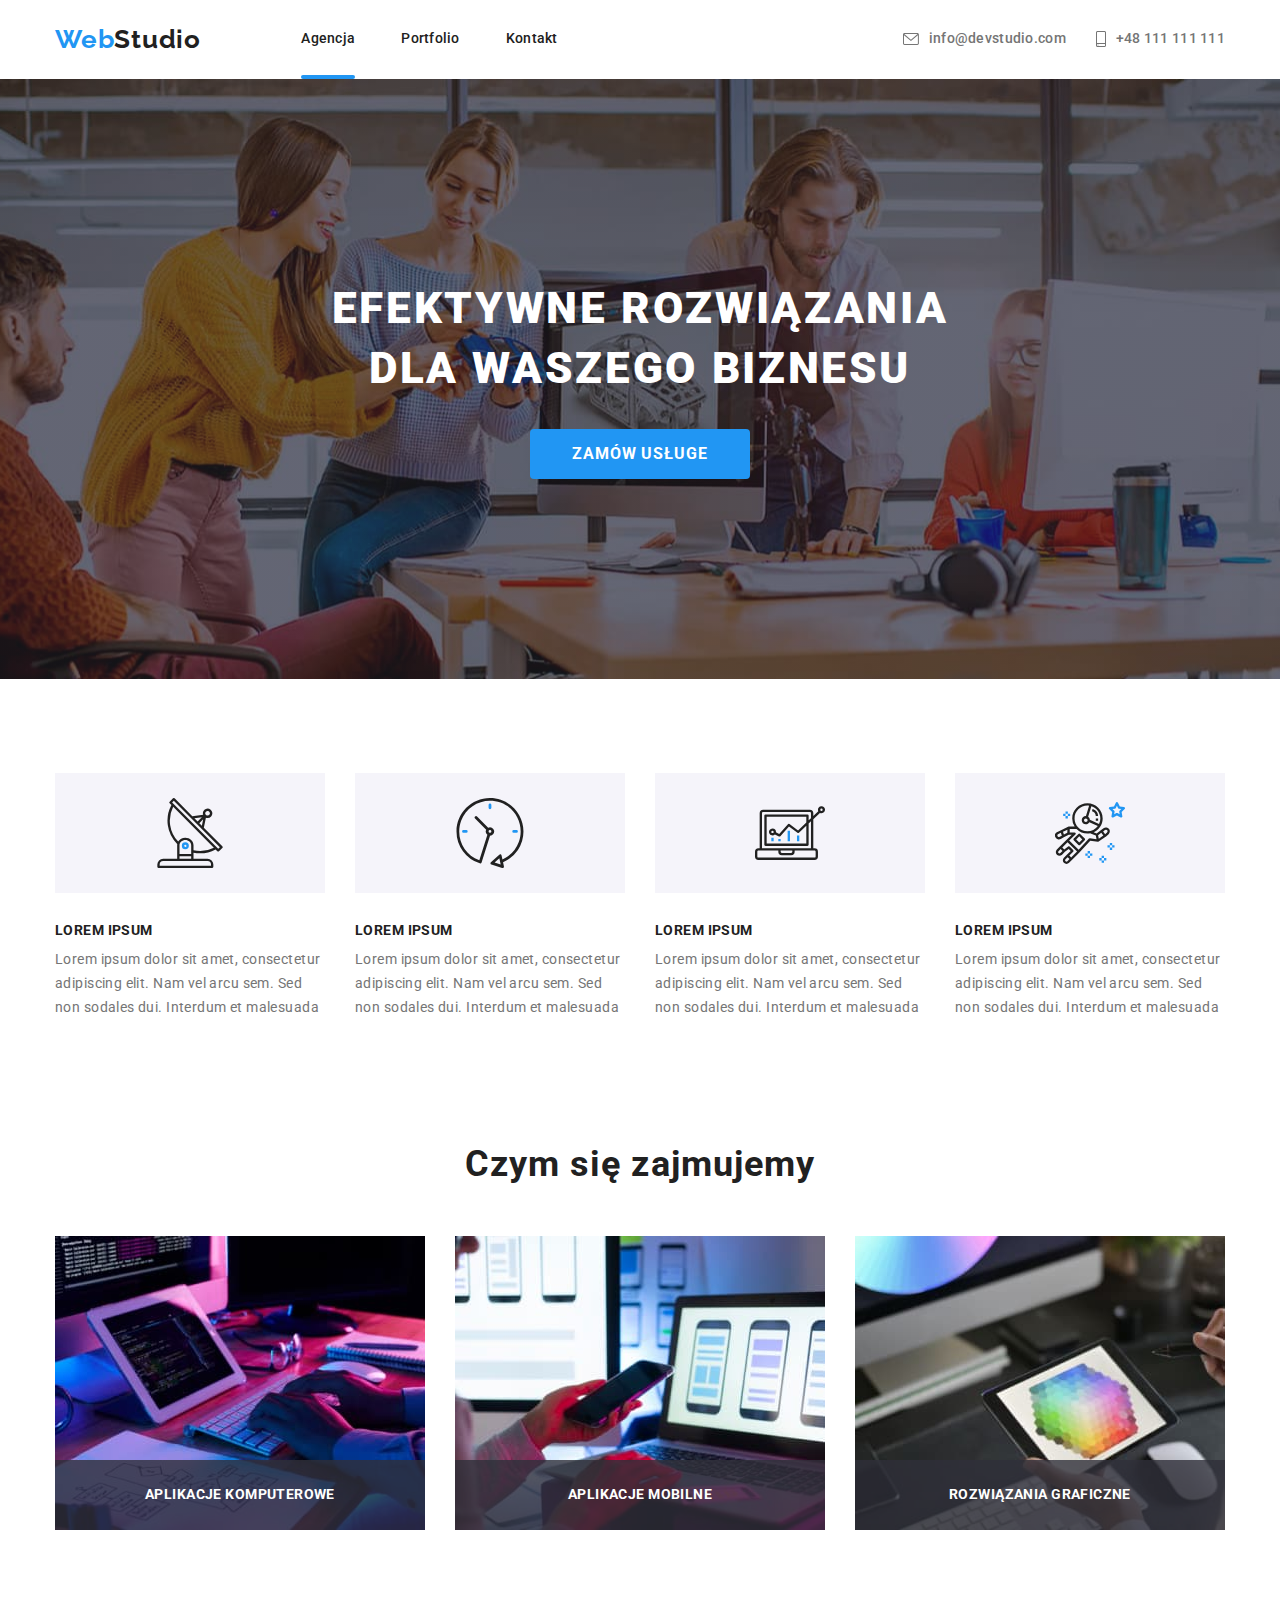
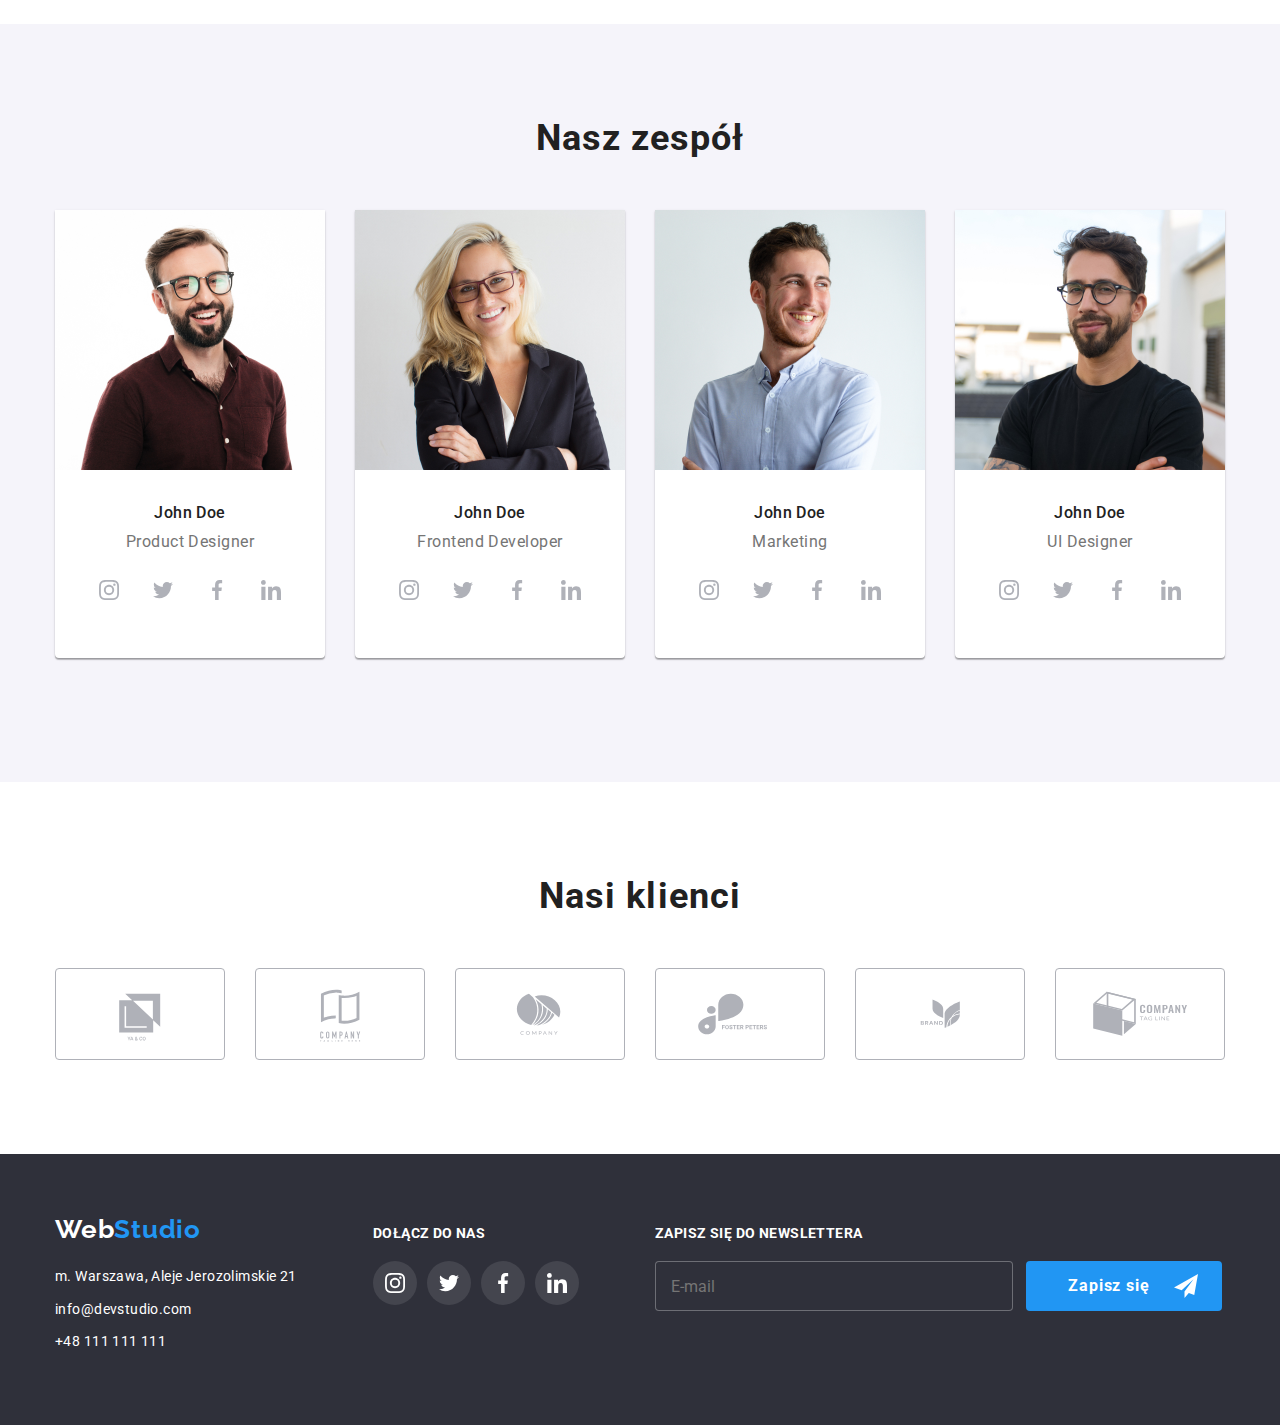
<file: index.html>
<!DOCTYPE html>
<html lang="pl">
  <head>
    <meta charset="UTF-8" />
    <meta http-equiv="X-UA-Compatible" content="IE=edge" />
    <meta name="viewport" content="width=device-width, initial-scale=1.0" />
    <link
      rel="stylesheet"
      href="https://cdnjs.cloudflare.com/ajax/libs/modern-normalize/1.0.0/modern-normalize.min.css"
    />

    <link rel="preconnect" href="https://fonts.googleapis.com" />
    <link rel="preconnect" href="https://fonts.gstatic.com" crossorigin />
    <link
      href="https://fonts.googleapis.com/css2?family=Raleway:wght@700&family=Roboto:wght@400;500;700;900&display=swap"
      rel="stylesheet"
    />
    <title>WebStudio</title>
    <link href="./css/main.min.css" rel="stylesheet" />
  </head>
  <body>
    <header class="top-bar top-bar--border-none">
      <div class="wrapper">
        <!-- <div class="top-bar__navigation-logo"> -->
        <a href="index.html" class="logo hover-link"
          ><span class="logo--blue">Web</span>Studio</a
        >
        <div class="top-bar__navigation-wrapper">
          <div class="top-bar__navigation">
            <nav class="navigation">
              <a
                class="navigation__link navigation__link--active hover-link"
                href="Agencja"
                >Agencja</a
              >
              <a class="navigation__link hover-link" href="portfolio.html"
                >Portfolio</a
              >
              <a class="navigation__link hover-link" href="Kontakt">Kontakt</a>
            </nav>
          </div>

          <div class="top-bar__contact">
            <a
              class="top-bar__contact-link hover-link"
              href="mailto:info@devstudio.com"
            >
              <svg
                class="top-bar__contact-icon"
                width="16"
                height="12"
                style="outline: 1px"
              >
                <use href="./images/icons.svg#icon-envelope" />
              </svg>

              info@devstudio.com
            </a>

            <a class="top-bar__contact-link hover-link" href="tel:+48111111111">
              <svg
                class="top-bar__contact-icon"
                width="10"
                height="16"
                style="outline: 1px"
              >
                <use href="./images/icons.svg#icon-smartphone"></use>
              </svg>
              +48 111 111 111</a
            >
          </div>

          <div class="top-bar__social-media"></div>
        </div>
        <button class="top-bar__hamburger">
          <svg width="40" height="40">
            <use href="./images/icons.svg#icon-menu_hamburger"></use>
          </svg>
        </button>
        <div class="mobile-menu display-none">
          <button type="button" class="mobile-menu__close-button">
            <svg width="40" height="40">
              <use href="./images/icons.svg#icon-close_x"></use>
            </svg>
          </button>
          <div class="mobile-menu__wrapper">
            <ul class="mobile-menu__navigation-list">
              <li class="mobile-menu__navigation-links">Agencja</li>
              <li class="mobile-menu__navigation-links">Portfolio</li>
              <li class="mobile-menu__navigation-links">Kontakt</li>
            </ul>
            <div>
              <ul class="mobile-menu__contact-links">
                <li>
                  <a class="mobile-menu__phone" href="tel:+48111111111"
                    >+48 111 111 111</a
                  >
                </li>
                <li>
                  <a class="mobile-menu__email" href="mailto:info@devstudio.com"
                    >info@devstudio.com</a
                  >
                </li>
              </ul>
              <ul class="social-media-block">
                <li class="social-media-block__social-links">Instagram</li>
                <div class="vl"></div>
                <li class="social-media-block__social-links">Twitter</li>
                <div class="vl"></div>
                <li class="social-media-block__social-links">Facebook</li>
                <div class="vl"></div>
                <li class="social-media-block__social-links">LinkedIn</li>
              </ul>
            </div>
          </div>
        </div>
      </div>
    </header>
    <main>
      <section>
        <div class="hero">
          <h1 class="hero__title">EFEKTYWNE ROZWIĄZANIA DLA WASZEGO BIZNESU</h1>
          <button class="button" type="button" data-modal-open>
            ZAMÓW USŁUGE
          </button>
        </div>
      </section>

      <section class="section">
        <ul class="list-style-none wrapper-features">
          <li>
            <div class="features">
              <svg width="70" height="70">
                <use href="./images/icons.svg#icon-antenna-1"></use>
              </svg>
            </div>
            <h3 class="features__title">LOREM IPSUM</h3>
            <p class="features__text">
              Lorem ipsum dolor sit amet, consectetur adipiscing elit. Nam vel
              arcu sem. Sed non sodales dui. Interdum et malesuada
            </p>
          </li>

          <li>
            <div class="features">
              <svg width="70" height="70">
                <use href="./images/icons.svg#icon-clock-1"></use>
              </svg>
            </div>
            <h3 class="features__title">LOREM IPSUM</h3>
            <p class="features__text">
              Lorem ipsum dolor sit amet, consectetur adipiscing elit. Nam vel
              arcu sem. Sed non sodales dui. Interdum et malesuada
            </p>
          </li>
          <li>
            <div class="features">
              <svg width="70" height="70">
                <use href="./images/icons.svg#icon-diagram-1"></use>
              </svg>
            </div>
            <h3 class="features__title">LOREM IPSUM</h3>
            <p class="features__text">
              Lorem ipsum dolor sit amet, consectetur adipiscing elit. Nam vel
              arcu sem. Sed non sodales dui. Interdum et malesuada
            </p>
          </li>
          <li>
            <div class="features">
              <svg width="70" height="70">
                <use href="./images/icons.svg#icon-astronaut-1"></use>
              </svg>
            </div>
            <h3 class="features__title">LOREM IPSUM</h3>
            <p class="features__text">
              Lorem ipsum dolor sit amet, consectetur adipiscing elit. Nam vel
              arcu sem. Sed non sodales dui. Interdum et malesuada
            </p>
          </li>
        </ul>

        <h2 class="title-h2-services">Czym się zajmujemy</h2>
        <ul class="services list-style-none wrapper">
          <li>
            <div class="services__images">
              <img
                src="images/photo-1.jpg"
                alt="Mapa procesu"
                width="370"
                height="294"
              />
              <div class="services-name">APLIKACJE KOMPUTEROWE</div>
            </div>
          </li>
          <li>
            <div class="services__images">
              <img
                src="images/photo-2.jpg"
                alt="Telefon komórkowy"
                width="370"
                height="294"
              />
              <div class="services-name">APLIKACJE MOBILNE</div>
            </div>
          </li>
          <li>
            <div class="services__images">
              <img
                src="images/photo-3.jpg"
                alt="Tablet"
                width="370"
                height="294"
              />
              <div class="services-name">ROZWIĄZANIA GRAFICZNE</div>
            </div>
          </li>
        </ul>
      </section>
      <section>
        <div class="team section">
          <h2 class="title-h2">Nasz zespół</h2>
          <ul class="list-style-none wrapper-team">
            <li class="team-member">
              <figure class="team__memeber-photo">
                <picture>
                  <source
                    media="(min-width: 1200px)"
                    srcset="images/img-1-desktop.jpg 1px, images/img-1-desktop@2x.jpg 2x"
                    type="image/jpg"
                  />
                  <source
                    media="(min-width: 768px)"
                    srcset="images/img-1-tablet.jpg 1px, images/img-1-tablet@2x.jpg 2x"
                    type="image/jpg"
                  />
                  <source
                    media="(max-width: 767px)"
                    srcset="images/img-1-mobile.jpg 1px, images/img-1-mobile@2x.jpg 2x"
                    type="image/jpg"
                  />
                  <img
                    class="team-img"
                    src="images/img-1-mobile.jpg"
                    alt="Pan w bordowej koszuli"
                  />
                </picture>

                <figcaption class="team__memeber-details team__card">
                  <span class="team__memeber-details--name">John Doe</span>
                  <span class="team__memeber-details--role"
                    >Product Designer</span
                  >
                  <ul class="list-style-none social-icons">
                    <li class="social-icons__type">
                      <svg width="20" height="20">
                        <use href="./images/icons.svg#icon-instagram-2"></use>
                      </svg>
                    </li>
                    <li class="social-icons__type">
                      <svg width="20" height="20">
                        <use href="./images/icons.svg#icon-twitter-1"></use>
                      </svg>
                    </li>
                    <li class="social-icons__type">
                      <svg width="20" height="20">
                        <use href="./images/icons.svg#icon-facebook-1"></use>
                      </svg>
                    </li>
                    <li class="social-icons__type">
                      <svg width="20" height="20">
                        <use href="./images/icons.svg#icon-linkedin-1"></use>
                      </svg>
                    </li>
                  </ul>
                </figcaption>
              </figure>
            </li>
            <li class="team-member">
              <figure class="team__memeber-photo">
                <picture>
                  <source
                    media="(min-width: 1200px)"
                    srcset="images/img-2-desktop.jpg 1px, images/img-2-desktop@2x.jpg 2x"
                    type="image/jpg"
                  />
                  <source
                    media="(min-width: 768px)"
                    srcset="images/img-2-tablet.jpg 1px, images/img-2-tablet@2x.jpg 2x"
                    type="image/jpg"
                  />
                  <source
                    media="(max-width: 767px)"
                    srcset="images/img-2-mobile.jpg 1px, images/img-2-mobile@2x.jpg 2x"
                    type="image/jpg"
                  />
                  <img
                    class="team-img"
                    src="images/img-2-mobile.jpg"
                    alt="Pani z blond włosami"
                  />
                </picture>
                <figcaption class="team__memeber-details team__card">
                  <span class="team__memeber-details--name">John Doe</span>
                  <span class="team__memeber-details--role"
                    >Frontend Developer</span
                  >
                  <ul class="list-style-none social-icons">
                    <li class="social-icons__type">
                      <svg width="20" height="20">
                        <use href="./images/icons.svg#icon-instagram-2"></use>
                      </svg>
                    </li>
                    <li class="social-icons__type">
                      <svg width="20" height="20">
                        <use href="./images/icons.svg#icon-twitter-1"></use>
                      </svg>
                    </li>
                    <li class="social-icons__type">
                      <svg width="20" height="20">
                        <use href="./images/icons.svg#icon-facebook-1"></use>
                      </svg>
                    </li>
                    <li class="social-icons__type">
                      <svg width="20" height="20">
                        <use href="./images/icons.svg#icon-linkedin-1"></use>
                      </svg>
                    </li>
                  </ul>
                </figcaption>
              </figure>
            </li>
            <li class="team-member">
              <figure class="team__memeber-photo">
                <picture>
                  <source
                    media="(min-width: 1200px)"
                    srcset="images/img-3-desktop.jpg 1px, images/img-3-desktop@2x.jpg 2x"
                    type="image/jpg"
                  />
                  <source
                    media="(min-width: 768px)"
                    srcset="images/img-3-tablet.jpg 1px, images/img-3-tablet@2x.jpg 2x"
                    type="image/jpg"
                  />
                  <source
                    media="(max-width: 767px)"
                    srcset="images/img-3-mobile.jpg 1px, images/img-3-mobile@2x.jpg 2x"
                    type="image/jpg"
                  />
                  <img
                    class="team-img"
                    src="images/img-3-mobile.jpg"
                    alt="Pan w białej koszuli"
                  />
                </picture>
                <figcaption class="team__memeber-details team__card">
                  <span class="team__memeber-details--name">John Doe</span
                  ><span class="team__memeber-details--role">Marketing</span>
                  <ul class="list-style-none social-icons">
                    <li class="social-icons__type">
                      <svg width="20" height="20">
                        <use href="./images/icons.svg#icon-instagram-2"></use>
                      </svg>
                    </li>
                    <li class="social-icons__type">
                      <svg width="20" height="20">
                        <use href="./images/icons.svg#icon-twitter-1"></use>
                      </svg>
                    </li>
                    <li class="social-icons__type">
                      <svg width="20" height="20">
                        <use href="./images/icons.svg#icon-facebook-1"></use>
                      </svg>
                    </li>
                    <li class="social-icons__type">
                      <svg width="20" height="20">
                        <use href="./images/icons.svg#icon-linkedin-1"></use>
                      </svg>
                    </li>
                  </ul>
                </figcaption>
              </figure>
            </li>
            <li class="team-member">
              <figure class="team__memeber-photo">
                <picture>
                  <source
                    media="(min-width: 1200px)"
                    srcset="images/img-4-desktop.jpg 1px, images/img-4-desktop@2x.jpg 2x"
                    type="image/jpg"
                  />
                  <source
                    media="(min-width: 768px)"
                    srcset="images/img-4-tablet.jpg 1px, images/img-4-tablet@2x.jpg 2x"
                    type="image/jpg"
                  />
                  <source
                    media="(max-width: 767px)"
                    srcset="images/img-4-mobile.jpg 1px, images/img-4-mobile@2x.jpg 2x"
                    type="image/jpg"
                  />
                  <img
                    class="team-img"
                    src="images/img-4-mobile.jpg"
                    alt="Pan w czarnej koszuli"
                  />
                </picture>
                <figcaption class="team__memeber-details team__card">
                  <span class="team__memeber-details--name">John Doe</span>
                  <span class="team__memeber-details--role">UI Designer</span>
                  <ul class="list-style-none social-icons">
                    <li class="social-icons__type">
                      <svg width="20" height="20">
                        <use href="./images/icons.svg#icon-instagram-2"></use>
                      </svg>
                    </li>
                    <li class="social-icons__type">
                      <svg width="20" height="20">
                        <use href="./images/icons.svg#icon-twitter-1"></use>
                      </svg>
                    </li>
                    <li class="social-icons__type">
                      <svg width="20" height="20">
                        <use href="./images/icons.svg#icon-facebook-1"></use>
                      </svg>
                    </li>
                    <li class="social-icons__type">
                      <svg width="20" height="20">
                        <use href="./images/icons.svg#icon-linkedin-1"></use>
                      </svg>
                    </li>
                  </ul>
                </figcaption>
              </figure>
            </li>
          </ul>
        </div>
      </section>
      <section class="section">
        <h2 class="title-h2">Nasi klienci</h2>
        <ul class="list-style-none wrapper-client">
          <li class="client-icons">
            <svg width="170" height="92">
              <use href="./images/icons.svg#icon-Client-1"></use>
            </svg>
          </li>
          <li class="client-icons">
            <svg width="170" height="92">
              <use href="./images/icons.svg#icon-Client-2"></use>
            </svg>
          </li>
          <li class="client-icons">
            <svg width="170" height="92">
              <use href="./images/icons.svg#icon-Client-3"></use>
            </svg>
          </li>
          <li class="client-icons">
            <svg width="170" height="92">
              <use href="./images/icons.svg#icon-Client-4"></use>
            </svg>
          </li>
          <li class="client-icons">
            <svg width="106" height="60">
              <use href="./images/icons.svg#icon-Client-5"></use>
            </svg>
          </li>
          <li class="client-icons">
            <svg width="170" height="92">
              <use href="./images/icons.svg#icon-Client-6"></use>
            </svg>
          </li>
        </ul>
      </section>
    </main>

    <footer class="footer">
      <div class="footer__wrapper">
        <div>
          <a href="WebStudio" class="logo logo--footer hover-link"
            ><span class="logo--white">Web</span
            ><span class="logo--blue">Studio</span></a
          >
          <address class="footer__address">
            <a class="footer__address__data"
              >m. Warszawa, Aleje Jerozolimskie 21</a
            >
            <a
              href="mailto:info@devstudio.com"
              class="footer__address__data hover-link"
              >info@devstudio.com</a
            >
            <a href="tel:+48111111111" class="footer__address__data hover-link"
              >+48 111 111 111</a
            >
          </address>
        </div>

        <div class="footer-social-media">
          <h3 class="title-h3">DOŁĄCZ DO NAS</h3>
          <ul class="list-style-none display-flex">
            <li class="footer-social-media__social-icons">
              <svg width="20" height="20">
                <use href="./images/icons.svg#icon-instagram-2"></use>
              </svg>
            </li>
            <li class="footer-social-media__social-icons">
              <svg width="20" height="20">
                <use href="./images/icons.svg#icon-twitter-1"></use>
              </svg>
            </li>
            <li class="footer-social-media__social-icons">
              <svg width="20" height="20">
                <use href="./images/icons.svg#icon-facebook-1"></use>
              </svg>
            </li>
            <li class="footer-social-media__social-icons">
              <svg width="20" height="20">
                <use href="./images/icons.svg#icon-linkedin-1"></use>
              </svg>
            </li>
          </ul>
        </div>

        <div class="footer-form">
          <h3 class="title-h3">ZAPISZ SIĘ DO NEWSLETTERA</h3>
          <form class="footer-display">
            <input
              type="text"
              name="email_address"
              placeholder="E-mail"
              class="footer-form__input"
            />

            <button type="submit" class="button button--with-icon">
              Zapisz się
              <svg width="24" height="24">
                <use href="./images/icons.svg#icon-icon-send"></use>
              </svg>
            </button>
          </form>
        </div>
      </div>
    </footer>

    <div class="backdrop is-hidden" data-modal>
      <div class="modal">
        <button type="button" class="modal__close-button" data-modal-close>
          X
        </button>

        <div class="modal__form">
          <h4 class="modal__title">Zostaw swoje dane w formularzu ponizej</h4>
          <form class="form">
            <fieldset class="fieldset">
              <label class="fieldset__label" for="name">Imię</label>
              <svg class="fieldset__icon" width="18" height="18">
                <use href="./images/icons.svg#icon-person-black-18dp-1"></use>
              </svg>
              <input
                class="fieldset__input"
                type="text"
                id="name"
                name="your_name"
              />
            </fieldset>

            <fieldset class="fieldset">
              <label class="fieldset__label" for="phone">Telefon</label>
              <svg class="fieldset__icon" width="18" height="18">
                <use href="./images/icons.svg#icon-phone-black-18dp-1"></use>
              </svg>
              <input
                class="fieldset__input"
                type="text"
                id="phone"
                name="phone_number"
              />
            </fieldset>

            <fieldset class="fieldset">
              <label class="fieldset__label" for="email">Email</label>
              <svg class="fieldset__icon" width="18" height="18">
                <use href="./images/icons.svg#icon-email-black-18dp-1"></use>
              </svg>
              <input
                class="fieldset__input"
                type="text"
                id="email"
                name="email_address"
              />
            </fieldset>

            <fieldset class="fieldset fieldset--comment">
              <label class="fieldset__label" for="comment">Komentarz</label>
              <textarea
                class="fieldset__input fieldset__input--placeholder"
                name="comment"
                type="text"
                id="comment"
                placeholder="Wprowadź tekst"
              ></textarea>
            </fieldset>

            <fieldset class="checkbox-fieldset">
              <label class="checkbox-fieldset__label" for="checkbox-text">
                <input
                  type="checkbox"
                  class="checkbox-fieldset__input"
                  name="checkbox"
                  id="checkbox-text"
                />
                <span class="checkbox-fieldset__checkmark">
                  <svg width="16" height="15">
                    <use href="./images/icons.svg#icon-icon-check"></use>
                  </svg>
                </span>
                <span> Oświadczam iz akceptuję&nbsp;</span>
                <a class="checkbox-fieldset__link" href="Regulamin">Regulamin</a
                >&nbsp;i&nbsp;
                <a class="checkbox-fieldset__link" href="Politykę prywatności"
                  >Politykę prywatności.</a
                >
              </label>
            </fieldset>

            <div class="form__button-wrapper">
              <button class="button" type="submit">Wyślij</button>
            </div>
          </form>
        </div>
      </div>
    </div>

    <script src="./js/modal.js"></script>
    <script src="./js/mobile-menu.js"></script>
  </body>
</html>
</file>
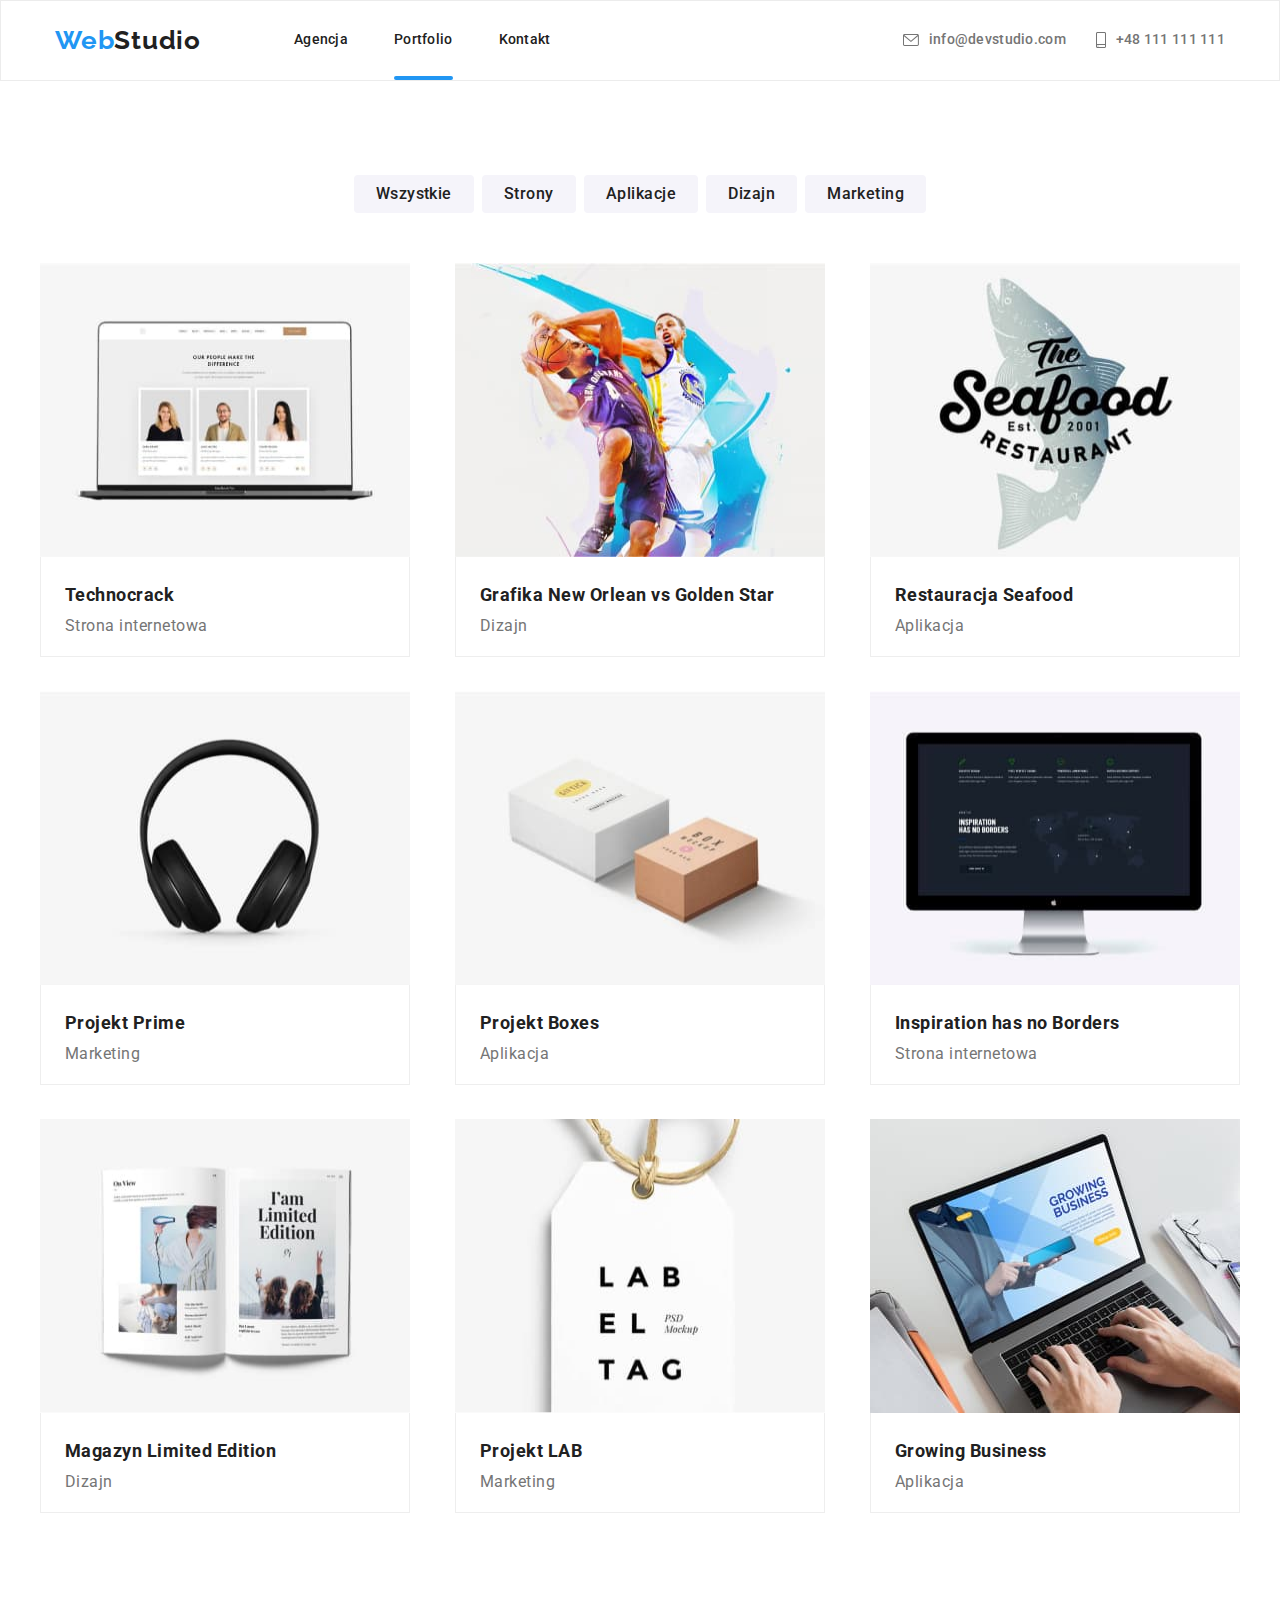
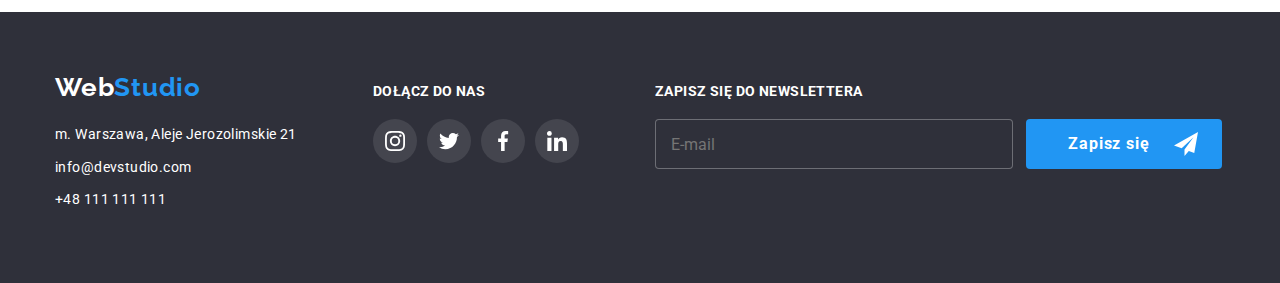
<file: portfolio.html>
<!DOCTYPE html>
<html lang="pl">
  <head>
    <meta charset="UTF-8" />
    <meta http-equiv="X-UA-Compatible" content="IE=edge" />
    <meta name="viewport" content="width=device-width, initial-scale=1.0" />
    <link
      rel="stylesheet"
      href="https://cdnjs.cloudflare.com/ajax/libs/modern-normalize/1.0.0/modern-normalize.min.css"
    />
    <link rel="preconnect" href="https://fonts.googleapis.com" />
    <link rel="preconnect" href="https://fonts.gstatic.com" crossorigin />
    <link
      href="https://fonts.googleapis.com/css2?family=Raleway:wght@700&family=Roboto:wght@400;500;700;900&display=swap"
      rel="stylesheet"
    />
    <title>WebStudio</title>
    <link href="./css/main.min.css" rel="stylesheet" />
  </head>
  <body>
    <header class="top-bar">
      <div class="wrapper">
        <div class="top-bar__navigation">
          <a href="index.html" class="logo hover-link"
            ><span class="logo--blue">Web</span>Studio</a
          >
          <nav class="navigation">
            <a class="navigation__link hover-link" href="index.html">Agencja</a>
            <a
              class="navigation__link navigation__link--active hover-link"
              href="portfolio.html"
              >Portfolio</a
            >
            <a class="navigation__link hover-link" href="Kontakt">Kontakt</a>
          </nav>
        </div>

        <div class="top-bar__contact">
          <a
            class="top-bar__contact-link hover-link"
            href="mailto:info@devstudio.com"
            ><svg
              class="top-bar__contact-icon"
              width="16"
              height="12"
              style="outline: 1px"
            >
              <use href="./images/icons.svg#icon-envelope"></use>
            </svg>
            info@devstudio.com</a
          >

          <a class="top-bar__contact-link hover-link" href="tel:+48111111111">
            <svg
              class="top-bar__contact-icon"
              width="10"
              height="16"
              style="outline: 1px"
            >
              <use href="./images/icons.svg#icon-smartphone"></use>
            </svg>
            +48 111 111 111</a
          >
        </div>
      </div>
    </header>
    <main class="section">
      <div>
        <ul class="list-style-none portfolio-button-list">
          <li>
            <button class="portfolio-button-list__button" type="button">
              Wszystkie
            </button>
          </li>
          <li>
            <button class="portfolio-button-list__button" type="button">
              Strony
            </button>
          </li>
          <li>
            <button class="portfolio-button-list__button" type="button">
              Aplikacje
            </button>
          </li>
          <li>
            <button class="portfolio-button-list__button" type="button">
              Dizajn
            </button>
          </li>
          <li>
            <button class="portfolio-button-list__button" type="button">
              Marketing
            </button>
          </li>
        </ul>
      </div>

      <div>
        <ul class="list-style-none row container">
          <li>
            <figure class="portfolio-card">
              <div class="portfolio-card__images">
                <img
                  class="display-block"
                  src="images/portfolioimg-1.jpg"
                  alt="Laptop z wyświetloną stroną internetową"
                  width="370"
                  height="294"
                />
                <div class="overlay">
                  <p class="overlay__text">
                    Technocrack jest popularną platformą wykorzystywaną do
                    rozpowszechniania koronawirusa. Firmy wykorzystują tę
                    platformę do celów szpiegowskich i ataków na
                    niezabezpieczone serwery konkurencji
                  </p>
                </div>
              </div>
              <figcaption class="portfolio-img-description">
                <span class="portfolio-img-description__text-1"
                  >Technocrack</span
                >
                <span class="portfolio-img-description__text-2"
                  >Strona internetowa</span
                >
              </figcaption>
            </figure>
          </li>
          <li>
            <figure class="portfolio-card">
              <div class="portfolio-card__images">
                <img
                  class="display-block"
                  src="images/portfolioimg-2.jpg"
                  alt="Dwóch koszykarzy"
                  width="370"
                  height="294"
                />
                <div class="overlay">
                  <p class="overlay__text">
                    Technocrack jest popularną platformą wykorzystywaną do
                    rozpowszechniania koronawirusa. Firmy wykorzystują tę
                    platformę do celów szpiegowskich i ataków na
                    niezabezpieczone serwery konkurencji
                  </p>
                </div>
              </div>
              <figcaption class="portfolio-img-description">
                <span class="portfolio-img-description__text-1"
                  >Grafika New Orlean vs Golden Star</span
                >
                <span class="portfolio-img-description__text-2">Dizajn</span>
              </figcaption>
            </figure>
          </li>
          <li>
            <figure class="portfolio-card">
              <div class="portfolio-card__images">
                <img
                  class="display-block"
                  src="images/portfolioimg-3.jpg"
                  alt="Plakat restauracji z owocami morza"
                  width="370"
                  height="294"
                />
                <div class="overlay">
                  <p class="overlay__text">
                    Technocrack jest popularną platformą wykorzystywaną do
                    rozpowszechniania koronawirusa. Firmy wykorzystują tę
                    platformę do celów szpiegowskich i ataków na
                    niezabezpieczone serwery konkurencji
                  </p>
                </div>
              </div>
              <figcaption class="portfolio-img-description">
                <span class="portfolio-img-description__text-1"
                  >Restauracja Seafood</span
                >
                <span class="portfolio-img-description__text-2">Aplikacja</span>
              </figcaption>
            </figure>
          </li>
          <li>
            <figure class="portfolio-card">
              <div class="portfolio-card__images">
                <img
                  class="display-block"
                  src="images/portfolioimg-4.jpg"
                  alt="Czarne słuchawki"
                  width="370"
                  height="294"
                />
                <div class="overlay">
                  <p class="overlay__text">
                    Technocrack jest popularną platformą wykorzystywaną do
                    rozpowszechniania koronawirusa. Firmy wykorzystują tę
                    platformę do celów szpiegowskich i ataków na
                    niezabezpieczone serwery konkurencji
                  </p>
                </div>
              </div>
              <figcaption class="portfolio-img-description">
                <span class="portfolio-img-description__text-1"
                  >Projekt Prime</span
                >
                <span class="portfolio-img-description__text-2">Marketing</span>
              </figcaption>
            </figure>
          </li>
          <li>
            <figure class="portfolio-card">
              <div class="portfolio-card__images">
                <img
                  class="display-block"
                  src="images/portfolioimg-5.jpg"
                  alt="Pudełka reklamowe"
                  width="370"
                  height="294"
                />
                <div class="overlay">
                  <p class="overlay__text">
                    Technocrack jest popularną platformą wykorzystywaną do
                    rozpowszechniania koronawirusa. Firmy wykorzystują tę
                    platformę do celów szpiegowskich i ataków na
                    niezabezpieczone serwery konkurencji
                  </p>
                </div>
              </div>
              <figcaption class="portfolio-img-description">
                <span class="portfolio-img-description__text-1"
                  >Projekt Boxes</span
                >
                <span class="portfolio-img-description__text-2">Aplikacja</span>
              </figcaption>
            </figure>
          </li>
          <li>
            <figure class="portfolio-card">
              <div class="portfolio-card__images">
                <img
                  class="display-block"
                  src="images/portfolioimg-6.jpg"
                  alt="Monitor komputera"
                  width="370"
                  height="294"
                />
                <div class="overlay">
                  <p class="overlay__text">
                    Technocrack jest popularną platformą wykorzystywaną do
                    rozpowszechniania koronawirusa. Firmy wykorzystują tę
                    platformę do celów szpiegowskich i ataków na
                    niezabezpieczone serwery konkurencji
                  </p>
                </div>
              </div>
              <figcaption class="portfolio-img-description">
                <span class="portfolio-img-description__text-1"
                  >Inspiration has no Borders</span
                >
                <span class="portfolio-img-description__text-2"
                  >Strona internetowa</span
                >
              </figcaption>
            </figure>
          </li>
          <li>
            <figure class="portfolio-card">
              <div class="portfolio-card__images">
                <img
                  class="display-block"
                  src="images/portfolioimg-7.jpg"
                  alt="Czasopismo"
                  width="370"
                  height="294"
                />
                <div class="overlay">
                  <p class="overlay__text">
                    Technocrack jest popularną platformą wykorzystywaną do
                    rozpowszechniania koronawirusa. Firmy wykorzystują tę
                    platformę do celów szpiegowskich i ataków na
                    niezabezpieczone serwery konkurencji
                  </p>
                </div>
              </div>
              <figcaption class="portfolio-img-description">
                <span class="portfolio-img-description__text-1"
                  >Magazyn Limited Edition</span
                >
                <span class="portfolio-img-description__text-2">Dizajn</span>
              </figcaption>
            </figure>
          </li>
          <li>
            <figure class="portfolio-card">
              <div class="portfolio-card__images">
                <img
                  class="display-block"
                  src="images/portfolioimg-8.jpg"
                  alt="Tag"
                  width="370"
                  height="294"
                />
                <div class="overlay">
                  <p class="overlay__text">
                    Technocrack jest popularną platformą wykorzystywaną do
                    rozpowszechniania koronawirusa. Firmy wykorzystują tę
                    platformę do celów szpiegowskich i ataków na
                    niezabezpieczone serwery konkurencji
                  </p>
                </div>
              </div>
              <figcaption class="portfolio-img-description">
                <span class="portfolio-img-description__text-1"
                  >Projekt LAB</span
                >
                <span class="portfolio-img-description__text-2">Marketing</span>
              </figcaption>
            </figure>
          </li>
          <li>
            <figure class="portfolio-card">
              <div class="portfolio-card__images">
                <img
                  class="display-block"
                  src="images/portfolioimg-9.jpg"
                  alt="Ktoś pisze na laptopie"
                  width="370"
                  height="294"
                />
                <div class="overlay">
                  <p class="overlay__text">
                    Technocrack jest popularną platformą wykorzystywaną do
                    rozpowszechniania koronawirusa. Firmy wykorzystują tę
                    platformę do celów szpiegowskich i ataków na
                    niezabezpieczone serwery konkurencji
                  </p>
                </div>
              </div>
              <figcaption class="portfolio-img-description">
                <span class="portfolio-img-description__text-1"
                  >Growing Business</span
                >
                <span class="portfolio-img-description__text-2">Aplikacja</span>
              </figcaption>
            </figure>
          </li>
        </ul>
      </div>
    </main>

    <footer class="footer">
      <div class="footer__wrapper">
        <div>
          <a href="WebStudio" class="logo logo--footer hover-link"
            ><span class="logo--white">Web</span
            ><span class="logo--blue">Studio</span></a
          >
          <address class="footer__address">
            <a class="footer__address__data"
              >m. Warszawa, Aleje Jerozolimskie 21</a
            >
            <a
              href="mailto:info@devstudio.com"
              class="footer__address__data hover-link"
              >info@devstudio.com</a
            >
            <a href="tel:+48111111111" class="footer__address__data hover-link"
              >+48 111 111 111</a
            >
          </address>
        </div>

        <div class="footer-social-media">
          <h3 class="title-h3">DOŁĄCZ DO NAS</h3>
          <ul class="list-style-none display-flex">
            <li class="footer-social-media__social-icons">
              <svg width="20" height="20">
                <use href="./images/icons.svg#icon-instagram-2"></use>
              </svg>
            </li>
            <li class="footer-social-media__social-icons">
              <svg width="20" height="20">
                <use href="./images/icons.svg#icon-twitter-1"></use>
              </svg>
            </li>
            <li class="footer-social-media__social-icons">
              <svg width="20" height="20">
                <use href="./images/icons.svg#icon-facebook-1"></use>
              </svg>
            </li>
            <li class="footer-social-media__social-icons">
              <svg width="20" height="20">
                <use href="./images/icons.svg#icon-linkedin-1"></use>
              </svg>
            </li>
          </ul>
        </div>

        <div class="footer-form">
          <h3 class="title-h3">ZAPISZ SIĘ DO NEWSLETTERA</h3>
          <form class="display-flex">
            <input
              type="text"
              name="email_address"
              placeholder="E-mail"
              class="footer-form__input"
            />

            <button type="submit" class="button button--with-icon">
              Zapisz się
              <svg width="24" height="24">
                <use href="./images/icons.svg#icon-icon-send"></use>
              </svg>
            </button>
          </form>
        </div>
      </div>
    </footer>
  </body>
</html>
</file>
<file: css/main.min.css>
h1,h2,h3,h4,h5,h6,ul,p{margin:0;padding:0;border:0;font-size:100%;font:inherit;vertical-align:baseline}:root{--first-dark: #000000;--main-color: #212121;--primary-color: #2196f3;--secondary-color: #ffffff;--tertiary-color: #2f303a;--quaternary-color: #f5f4fa;--quinary-color: #757575}html{overflow-x:hidden}body{overflow-x:hidden;width:100%;position:relative}body{margin:0;max-width:100%;background:var(--secondary-color);color:var(--main-color);font-family:"Roboto",sans-serif}h1,h2,h3,h4,h5,h6,ul,p{margin:0;padding:0;border:0;font-size:100%;font:inherit;vertical-align:baseline}:root{--first-dark: #000000;--main-color: #212121;--primary-color: #2196f3;--secondary-color: #ffffff;--tertiary-color: #2f303a;--quaternary-color: #f5f4fa;--quinary-color: #757575}html{overflow-x:hidden}body{overflow-x:hidden;width:100%;position:relative}body{margin:0;max-width:100%;background:var(--secondary-color);color:var(--main-color);font-family:"Roboto",sans-serif}.wrapper{padding-right:15px;padding-left:15px;display:-webkit-box;display:-ms-flexbox;display:flex;-webkit-box-align:center;-ms-flex-align:center;align-items:center;-webkit-box-pack:justify;-ms-flex-pack:justify;justify-content:space-between;width:100%;margin:auto}.section{padding:60px 15px}.container{max-width:1200px;margin-left:auto;margin-right:auto}.hover-link:hover,.hover-link:active{color:var(--primary-color)}.hover-link{display:-webkit-inline-box;display:-ms-inline-flexbox;display:inline-flex;-webkit-box-align:center;-ms-flex-align:center;align-items:center;-webkit-transition-duration:250ms;transition-duration:250ms;-webkit-transition-property:color,fill;transition-property:color,fill;-webkit-transition-timing-function:cubic-bezier(0.4, 0, 0.2, 1);transition-timing-function:cubic-bezier(0.4, 0, 0.2, 1)}.hover-link:hover .top-bar__contact-icon{fill:var(--primary-color)}.display-block{display:block}.display-none{display:none}.row{display:-webkit-box;display:-ms-flexbox;display:flex;-ms-flex-wrap:wrap;flex-wrap:wrap;-webkit-box-orient:horizontal;-webkit-box-direction:normal;-ms-flex-direction:row;flex-direction:row;-webkit-box-pack:justify;-ms-flex-pack:justify;justify-content:space-between;-ms-flex-preferred-size:1.1111111111%;flex-basis:1.1111111111%;gap:30px}.list-style-none{list-style:none}.is-hidden{opacity:0;visibility:hidden;pointer-events:none}.title-h2{font-size:28px;font-weight:700;line-height:1.17;letter-spacing:.03em;text-align:center;color:var(--main-color);margin-bottom:30px}.title-h3{font-size:14px;font-weight:700;line-height:1.17;letter-spacing:.03em;color:var(--secondary-color);text-align:center;margin-bottom:20px}.display-flex{display:-webkit-box;display:-ms-flexbox;display:flex;gap:10px}@media screen and (min-width: 768px){.wrapper{max-width:738px;padding:0}.section{padding:60px 15px}}@media screen and (min-width: 1200px){.wrapper{max-width:1170px;padding:0}.section{padding-top:94px;padding-bottom:94px}.title-h2{font-size:36px;line-height:1.16;margin-bottom:50px}.title-h3{text-align:start}}h1,h2,h3,h4,h5,h6,ul,p{margin:0;padding:0;border:0;font-size:100%;font:inherit;vertical-align:baseline}:root{--first-dark: #000000;--main-color: #212121;--primary-color: #2196f3;--secondary-color: #ffffff;--tertiary-color: #2f303a;--quaternary-color: #f5f4fa;--quinary-color: #757575}html{overflow-x:hidden}body{overflow-x:hidden;width:100%;position:relative}body{margin:0;max-width:100%;background:var(--secondary-color);color:var(--main-color);font-family:"Roboto",sans-serif}.top-bar{width:100%;background:var(--secondary-color);padding-top:16px;padding-bottom:16px;display:-webkit-box;display:-ms-flexbox;display:flex;-webkit-box-pack:center;-ms-flex-pack:center;justify-content:center;border:1px solid #ececec}.top-bar--border-none{border:none}.top-bar__navigation{display:-webkit-box;display:-ms-flexbox;display:flex;-webkit-box-pack:justify;-ms-flex-pack:justify;justify-content:space-between;gap:93px;-webkit-box-align:center;-ms-flex-align:center;align-items:center}.top-bar__contact{display:-webkit-box;display:-ms-flexbox;display:flex;gap:50px}.top-bar__contact-link{font-size:14px;font-weight:500;line-height:1.14;letter-spacing:.02em;text-decoration:none;color:var(--quinary-color)}.top-bar__contact-icon{margin-right:10px;fill:var(--quinary-color)}.top-bar__navigation-wrapper{display:none}.top-bar__hamburger{background-color:var(--secondary-color);border:none;cursor:pointer}.top-bar__hamburger:hover,.top-bar__hamburger :active{fill:var(--primary-color)}@media screen and (min-width: 768px){.top-bar__hamburger{display:none}.top-bar__navigation-wrapper{display:-webkit-box;display:-ms-flexbox;display:flex}.top-bar__contact{-webkit-box-orient:vertical;-webkit-box-direction:normal;-ms-flex-direction:column;flex-direction:column;gap:10px}.top-bar__navigation{margin-right:101px}}@media screen and (min-width: 1200px){.top-bar{padding:24px 0px}.top-bar__contact{-webkit-box-orient:horizontal;-webkit-box-direction:normal;-ms-flex-direction:row;flex-direction:row;gap:30px;margin-left:0}.top-bar__navigation{margin-right:345px}}h1,h2,h3,h4,h5,h6,ul,p{margin:0;padding:0;border:0;font-size:100%;font:inherit;vertical-align:baseline}:root{--first-dark: #000000;--main-color: #212121;--primary-color: #2196f3;--secondary-color: #ffffff;--tertiary-color: #2f303a;--quaternary-color: #f5f4fa;--quinary-color: #757575}html{overflow-x:hidden}body{overflow-x:hidden;width:100%;position:relative}body{margin:0;max-width:100%;background:var(--secondary-color);color:var(--main-color);font-family:"Roboto",sans-serif}.logo{font-family:"Raleway",sans-serif;font-size:24px;font-weight:700;line-height:1.16;letter-spacing:.03em;text-align:center;color:var(--main-color);text-decoration:none}.logo--blue{color:var(--primary-color)}.logo--white{color:var(--secondary-color)}.logo--footer{display:block;margin-bottom:20px}@media screen and (min-width: 1200px){.logo{font-size:26px;line-height:1.19}.logo--footer{display:-webkit-box;display:-ms-flexbox;display:flex;-webkit-box-align:start;-ms-flex-align:start;align-items:flex-start}}.navigation{display:-webkit-box;display:-ms-flexbox;display:flex;gap:46px;-webkit-box-orient:horizontal;-webkit-box-direction:normal;-ms-flex-direction:row;flex-direction:row}.navigation__link{font-size:14px;font-weight:500;line-height:1.14;letter-spacing:.02em;text-decoration:none;color:var(--main-color)}.navigation__link--active{position:relative}.navigation__link--active::after{position:absolute;content:"";height:4px;width:100%;background-color:var(--primary-color);bottom:-32px;border-radius:2px}h1,h2,h3,h4,h5,h6,ul,p{margin:0;padding:0;border:0;font-size:100%;font:inherit;vertical-align:baseline}:root{--first-dark: #000000;--main-color: #212121;--primary-color: #2196f3;--secondary-color: #ffffff;--tertiary-color: #2f303a;--quaternary-color: #f5f4fa;--quinary-color: #757575}html{overflow-x:hidden}body{overflow-x:hidden;width:100%;position:relative}body{margin:0;max-width:100%;background:var(--secondary-color);color:var(--main-color);font-family:"Roboto",sans-serif}.hero{display:-webkit-box;display:-ms-flexbox;display:flex;-webkit-box-orient:vertical;-webkit-box-direction:normal;-ms-flex-direction:column;flex-direction:column;-webkit-box-align:center;-ms-flex-align:center;align-items:center;width:100%;padding:118px 57px;gap:30px;margin:0 auto;background-size:cover;background-repeat:no-repeat;background-position:center;-webkit-box-pack:center;-ms-flex-pack:center;justify-content:center;background-image:-webkit-gradient(linear, left bottom, left top, from(rgba(47, 48, 58, 0.4)), to(rgba(47, 48, 58, 0.4))),url("../images/background-mobile.jpg");background-image:linear-gradient(0deg, rgba(47, 48, 58, 0.4), rgba(47, 48, 58, 0.4)),url("../images/background-mobile.jpg")}@media(min-device-pixel-ratio: 2),(-webkit-min-device-pixel-ratio: 2),(min-resolution: 192dpi),(min-resolution: 2dppx){.hero{background-image:-webkit-gradient(linear, left top, right top, from(rgba(47, 48, 58, 0.4)), to(rgba(47, 48, 58, 0.4))),url("../images/background-mobile@2x.jpg");background-image:linear-gradient(to right, rgba(47, 48, 58, 0.4), rgba(47, 48, 58, 0.4)),url("../images/background-mobile@2x.jpg")}}.hero__title{font-size:26px;font-weight:900;line-height:1.61;letter-spacing:.06em;text-align:center;color:var(--secondary-color)}@media screen and (min-width: 768px){.hero{padding:118px 202px;background-repeat:no-repeat;background-position:center top;background-image:-webkit-gradient(linear, left bottom, left top, from(rgba(47, 48, 58, 0.4)), to(rgba(47, 48, 58, 0.4))),url("../images/background-tablet.jpg");background-image:linear-gradient(0deg, rgba(47, 48, 58, 0.4), rgba(47, 48, 58, 0.4)),url("../images/background-tablet.jpg")}}@media screen and (min-width: 768px)and (min-device-pixel-ratio: 2),screen and (min-width: 768px)and (-webkit-min-device-pixel-ratio: 2),screen and (min-width: 768px)and (min-resolution: 192dpi),screen and (min-width: 768px)and (min-resolution: 2dppx){.hero{background-image:-webkit-gradient(linear, left top, right top, from(rgba(47, 48, 58, 0.4)), to(rgba(47, 48, 58, 0.4))),url("../images/background-tablet@2x.jpg");background-image:linear-gradient(to right, rgba(47, 48, 58, 0.4), rgba(47, 48, 58, 0.4)),url("../images/background-tablet@2x.jpg")}}@media screen and (min-width: 1200px){.hero{padding:200px;max-width:1600px;background-repeat:no-repeat;background-position:center top;background-image:-webkit-gradient(linear, left bottom, left top, from(rgba(47, 48, 58, 0.4)), to(rgba(47, 48, 58, 0.4))),url("../images/background.jpg");background-image:linear-gradient(0deg, rgba(47, 48, 58, 0.4), rgba(47, 48, 58, 0.4)),url("../images/background.jpg")}}@media screen and (min-width: 1200px)and (min-device-pixel-ratio: 2),screen and (min-width: 1200px)and (-webkit-min-device-pixel-ratio: 2),screen and (min-width: 1200px)and (min-resolution: 192dpi),screen and (min-width: 1200px)and (min-resolution: 2dppx){.hero{background-image:-webkit-gradient(linear, left top, right top, from(rgba(47, 48, 58, 0.4)), to(rgba(47, 48, 58, 0.4))),url(../images/background-desktop@2x.jpg);background-image:linear-gradient(to right, rgba(47, 48, 58, 0.4), rgba(47, 48, 58, 0.4)),url(../images/background-desktop@2x.jpg)}}@media screen and (min-width: 1200px){.hero__title{font-size:44px;line-height:1.36;max-width:700px}}.backdrop{position:fixed;left:0;top:0;width:100%;height:100%;background-color:rgba(0,0,0,.2);-webkit-transition-property:visibility,opacity;transition-property:visibility,opacity;-webkit-transition-duration:250ms;transition-duration:250ms}h1,h2,h3,h4,h5,h6,ul,p{margin:0;padding:0;border:0;font-size:100%;font:inherit;vertical-align:baseline}:root{--first-dark: #000000;--main-color: #212121;--primary-color: #2196f3;--secondary-color: #ffffff;--tertiary-color: #2f303a;--quaternary-color: #f5f4fa;--quinary-color: #757575}html{overflow-x:hidden}body{overflow-x:hidden;width:100%;position:relative}body{margin:0;max-width:100%;background:var(--secondary-color);color:var(--main-color);font-family:"Roboto",sans-serif}.modal{position:absolute;top:50%;left:50%;-webkit-transform:translate(-50%, -50%);transform:translate(-50%, -50%);border-radius:4px;max-width:100%;width:450px;min-height:609px;background-color:var(--secondary-color);-webkit-box-shadow:0px 2px 1px 0px rgba(0,0,0,.2),0px 1px 1px 0px rgba(0,0,0,.1411764706),0px 1px 3px 0px rgba(0,0,0,.1215686275);box-shadow:0px 2px 1px 0px rgba(0,0,0,.2),0px 1px 1px 0px rgba(0,0,0,.1411764706),0px 1px 3px 0px rgba(0,0,0,.1215686275)}.modal__form{display:block;-webkit-box-align:center;-ms-flex-align:center;align-items:center;width:100%;max-width:370px;margin:auto}.modal__close-button{position:absolute;top:8px;right:8px;width:30px;height:30px;background-color:var(--secondary-color);border:1px solid rgba(0,0,0,.1019607843);border-radius:50%;cursor:pointer}.modal__title{font-size:20px;font-weight:700;line-height:1.17;letter-spacing:.03em;text-align:center;color:var(--main-color);margin-bottom:12px;text-align:center;display:inline-block;max-width:448px;width:100%;margin-top:40px;margin-bottom:27px}@media screen and (min-width: 1200px){.modal{width:528px;height:581px}.modal__form{max-width:448px}}.form{display:block;-ms-flex-line-pack:center;align-content:center;max-width:448px;gap:10px;-webkit-box-align:center;-ms-flex-align:center;align-items:center}.form__button-wrapper{display:-webkit-box;display:-ms-flexbox;display:flex;width:100%;-webkit-box-pack:center;-ms-flex-pack:center;justify-content:center}.fieldset{justify-items:space-between;margin-bottom:25px;display:-webkit-box;display:-ms-flexbox;display:flex;position:relative;border:1px solid rgba(33,33,33,.2);-webkit-box-align:center;-ms-flex-align:center;align-items:center;border-radius:4px;padding:0;-webkit-transition-property:border-color,fill;transition-property:border-color,fill;-webkit-transition-duration:250ms;transition-duration:250ms;-webkit-transition-timing-function:cubic-bezier(0.4, 0, 0.2, 1);transition-timing-function:cubic-bezier(0.4, 0, 0.2, 1)}.fieldset--comment{height:120px;margin-bottom:20px}.fieldset:has(.fieldset__input:focus){border-color:var(--primary-color)}.fieldset:has(.fieldset__input:focus) .fieldset__icon{fill:var(--primary-color)}.fieldset__label{position:absolute;top:-19px;font-size:12px;font-weight:400;line-height:1.17;letter-spacing:.01em;text-align:left;color:var(--quinary-color);vertical-align:top}.fieldset__icon{margin:11px 12px}.fieldset__input{margin-block:10px;border:0;opacity:20%;background-color:rgba(0,0,0,0);outline:none;width:100%}.fieldset__input--placeholder{font-size:12px;font-weight:400;line-height:1.17;letter-spacing:.01em;text-align:left;color:var(--quinary-color);opacity:50%;padding:12px 16px;height:100%}.fieldset__input--placeholder::-webkit-input-placeholder{position:absolute;top:12px}.fieldset__input--placeholder::-moz-placeholder{position:absolute;top:12px}.fieldset__input--placeholder:-ms-input-placeholder{position:absolute;top:12px}.fieldset__input--placeholder::-ms-input-placeholder{position:absolute;top:12px}.fieldset__input--placeholder::placeholder{position:absolute;top:12px}h1,h2,h3,h4,h5,h6,ul,p{margin:0;padding:0;border:0;font-size:100%;font:inherit;vertical-align:baseline}:root{--first-dark: #000000;--main-color: #212121;--primary-color: #2196f3;--secondary-color: #ffffff;--tertiary-color: #2f303a;--quaternary-color: #f5f4fa;--quinary-color: #757575}html{overflow-x:hidden}body{overflow-x:hidden;width:100%;position:relative}body{margin:0;max-width:100%;background:var(--secondary-color);color:var(--main-color);font-family:"Roboto",sans-serif}.checkbox-fieldset{max-width:450px;width:100%;background-size:cover;margin:0 auto;border:none;padding:0;margin-bottom:30px}.checkbox-fieldset__link{color:var(--primary-color)}.checkbox-fieldset__label{-ms-flex-wrap:wrap;flex-wrap:wrap;-webkit-box-align:center;-ms-flex-align:center;align-items:center;display:-webkit-inline-box;display:-ms-inline-flexbox;display:inline-flex;font-size:12px;font-weight:400;line-height:1.17;letter-spacing:.03em;text-align:left;color:var(--quinary-color);-webkit-box-pack:center;-ms-flex-pack:center;justify-content:center}.checkbox-fieldset__input{width:0;height:0;opacity:0}.checkbox-fieldset__input:checked+.checkbox-fieldset__checkmark{border:0}.checkbox-fieldset__input:checked+.checkbox-fieldset__checkmark>svg{display:block}.checkbox-fieldset__checkmark{width:16px;height:15px;border:2px solid var(--main-color);border-radius:2px;display:block;margin-right:8px}.checkbox-fieldset__checkmark>svg{display:none}@media screen and (min-width: 1200px){.checkbox-fieldset{max-width:448px}.checkbox-fieldset__label{-ms-flex-wrap:nowrap;flex-wrap:nowrap;display:-webkit-box;display:-ms-flexbox;display:flex;font-size:14px;line-height:1.71}}.button{padding:10px 42px;font-size:16px;font-weight:700;line-height:1.87;letter-spacing:.06em;text-align:center;background-color:var(--primary-color);color:var(--secondary-color);cursor:pointer;border-radius:4px;display:-webkit-box;display:-ms-flexbox;display:flex;-webkit-box-pack:center;-ms-flex-pack:center;justify-content:center;-webkit-box-align:center;-ms-flex-align:center;align-items:center;border-style:none;margin:auto}.button--with-icon{padding:10px 24px 10px 42px;gap:24px}h1,h2,h3,h4,h5,h6,ul,p{margin:0;padding:0;border:0;font-size:100%;font:inherit;vertical-align:baseline}:root{--first-dark: #000000;--main-color: #212121;--primary-color: #2196f3;--secondary-color: #ffffff;--tertiary-color: #2f303a;--quaternary-color: #f5f4fa;--quinary-color: #757575}html{overflow-x:hidden}body{overflow-x:hidden;width:100%;position:relative}body{margin:0;max-width:100%;background:var(--secondary-color);color:var(--main-color);font-family:"Roboto",sans-serif}.wrapper-features{display:-webkit-box;display:-ms-flexbox;display:flex;-webkit-box-orient:vertical;-webkit-box-direction:normal;-ms-flex-direction:column;flex-direction:column;-webkit-box-align:center;-ms-flex-align:center;align-items:center;-webkit-box-pack:justify;-ms-flex-pack:justify;justify-content:space-between;max-width:450px;width:100%;margin:auto}.features{background-color:var(--quaternary-color);display:-webkit-box;display:-ms-flexbox;display:flex;-webkit-box-orient:vertical;-webkit-box-direction:normal;-ms-flex-direction:column;flex-direction:column;-webkit-box-pack:center;-ms-flex-pack:center;justify-content:center;-webkit-box-align:center;-ms-flex-align:center;align-items:center;width:100%;padding-top:25px;padding-bottom:25px;margin-bottom:30px}.features__title{display:-webkit-box;display:-ms-flexbox;display:flex;-webkit-box-pack:center;-ms-flex-pack:center;justify-content:center;font-size:14px;font-weight:700;line-height:1.14;letter-spacing:.03em;color:var(--main-color);margin-bottom:10px}.features__text{display:-webkit-box;display:-ms-flexbox;display:flex;-webkit-box-pack:center;-ms-flex-pack:center;justify-content:center;width:100%;font-size:14px;line-height:1.71;letter-spacing:.03em;color:var(--quinary-color);margin-bottom:30px}@media screen and (min-width: 768px){.wrapper-features{display:grid;grid-template-columns:1fr 1fr;gap:30px;margin-bottom:45px;max-width:738px}.features{display:-webkit-box;display:-ms-flexbox;display:flex;-webkit-box-orient:vertical;-webkit-box-direction:normal;-ms-flex-direction:column;flex-direction:column;-webkit-box-flex:1;-ms-flex:1;flex:1;width:100%}.features__title{-webkit-box-pack:start;-ms-flex-pack:start;justify-content:start}}@media screen and (min-width: 1200px){.wrapper-features{display:-webkit-box;display:-ms-flexbox;display:flex;-webkit-box-orient:horizontal;-webkit-box-direction:normal;-ms-flex-direction:row;flex-direction:row;margin-bottom:94px;max-width:1170px;gap:30px;width:100%}}h1,h2,h3,h4,h5,h6,ul,p{margin:0;padding:0;border:0;font-size:100%;font:inherit;vertical-align:baseline}:root{--first-dark: #000000;--main-color: #212121;--primary-color: #2196f3;--secondary-color: #ffffff;--tertiary-color: #2f303a;--quaternary-color: #f5f4fa;--quinary-color: #757575}html{overflow-x:hidden}body{overflow-x:hidden;width:100%;position:relative}body{margin:0;max-width:100%;background:var(--secondary-color);color:var(--main-color);font-family:"Roboto",sans-serif}.services{display:none}.title-h2-services{display:none}@media screen and (min-width: 1200px){.title-h2-services{display:-webkit-box;display:-ms-flexbox;display:flex;-webkit-box-pack:center;-ms-flex-pack:center;justify-content:center;font-size:36px;font-weight:700;line-height:1.16;letter-spacing:.03em;text-align:center;color:var(--main-color);margin-bottom:50px}.services{display:-webkit-box;display:-ms-flexbox;display:flex;-webkit-box-pack:center;-ms-flex-pack:center;justify-content:center;gap:30px;-webkit-box-align:center;-ms-flex-align:center;align-items:center}.services__images{position:relative;overflow:hidden;display:-webkit-box;display:-ms-flexbox;display:flex}.services__images>.services-name{position:absolute;overflow:hidden;background:rgba(47,48,58,.8) 80%;bottom:0;margin:0;width:100%;border-radius:0px;font-size:14px;font-weight:700;line-height:1.14;letter-spacing:.03em;text-align:center;padding:27px 90px;color:var(--secondary-color)}}h1,h2,h3,h4,h5,h6,ul,p{margin:0;padding:0;border:0;font-size:100%;font:inherit;vertical-align:baseline}:root{--first-dark: #000000;--main-color: #212121;--primary-color: #2196f3;--secondary-color: #ffffff;--tertiary-color: #2f303a;--quaternary-color: #f5f4fa;--quinary-color: #757575}html{overflow-x:hidden}body{overflow-x:hidden;width:100%;position:relative}body{margin:0;max-width:100%;background:var(--secondary-color);color:var(--main-color);font-family:"Roboto",sans-serif}.wrapper-team{display:-webkit-box;display:-ms-flexbox;display:flex;-webkit-box-orient:vertical;-webkit-box-direction:normal;-ms-flex-direction:column;flex-direction:column;-webkit-box-align:center;-ms-flex-align:center;align-items:center;-webkit-box-pack:justify;-ms-flex-pack:justify;justify-content:space-between;width:100%;max-width:450px;margin:auto}.team-member{width:100%;max-width:450px}.team-img{max-width:100%}.team{width:100%;background-color:var(--quaternary-color)}.team__card{padding:30px;width:100%}.team__memeber-photo{max-width:450px;width:100%;-webkit-box-pack:center;-ms-flex-pack:center;justify-content:center;display:-webkit-box;display:-ms-flexbox;display:flex;-webkit-box-orient:vertical;-webkit-box-direction:normal;-ms-flex-direction:column;flex-direction:column;background:var(--secondary-color);-webkit-box-shadow:0px 2px 1px 0px rgba(0,0,0,.2),0px 1px 1px 0px rgba(0,0,0,.1411764706),0px 1px 3px 0px rgba(0,0,0,.1215686275);box-shadow:0px 2px 1px 0px rgba(0,0,0,.2),0px 1px 1px 0px rgba(0,0,0,.1411764706),0px 1px 3px 0px rgba(0,0,0,.1215686275);border-bottom-left-radius:4px;border-bottom-right-radius:4px;margin:0;-webkit-transition-duration:250ms;transition-duration:250ms;-webkit-transition-property:-webkit-box-shadow;transition-property:-webkit-box-shadow;transition-property:box-shadow;transition-property:box-shadow, -webkit-box-shadow;-webkit-transition-timing-function:cubic-bezier(0.4, 0, 0.2, 1);transition-timing-function:cubic-bezier(0.4, 0, 0.2, 1);margin-bottom:30px}.team__memeber-details{font-size:16px;font-weight:500;line-height:1.18;letter-spacing:.03em;text-align:center;color:var(--main-color);display:-webkit-box;display:-ms-flexbox;display:flex;-webkit-box-orient:vertical;-webkit-box-direction:normal;-ms-flex-direction:column;flex-direction:column}.team__memeber-details--role{font-weight:400;color:var(--quinary-color)}.team__memeber-details--name{margin-bottom:10px}@media screen and (min-width: 768px){.team-member{width:100%;max-width:354px}.wrapper-team{display:grid;grid-template-columns:1fr 1fr;gap:30px;max-width:738px}.team__member-photo{max-width:354px}}@media screen and (min-width: 1200px){.team-member{width:100%;max-width:270px}.wrapper-team{display:-webkit-box;display:-ms-flexbox;display:flex;-webkit-box-pack:center;-ms-flex-pack:center;justify-content:center;-webkit-box-orient:horizontal;-webkit-box-direction:normal;-ms-flex-direction:row;flex-direction:row;max-width:1170px}.team{gap:50px}.team__memeber-photo{max-width:270px;display:inline-block}}.social-icons{width:100%;background:var(--secondary-color);padding:16px 0px;display:-webkit-inline-box;display:-ms-inline-flexbox;display:inline-flex;-webkit-box-pack:center;-ms-flex-pack:center;justify-content:center;gap:10px}.social-icons__type{width:44px;height:44px;border-radius:50%;background-color:var(--secondary-color);fill:var(--quinary-color);display:-webkit-inline-box;display:-ms-inline-flexbox;display:inline-flex;-webkit-box-pack:center;-ms-flex-pack:center;justify-content:center;-webkit-box-align:center;-ms-flex-align:center;align-items:center;-webkit-transition-duration:250ms;transition-duration:250ms;-webkit-transition-property:color,background-color;transition-property:color,background-color;-webkit-transition-timing-function:cubic-bezier(0.4, 0, 0.2, 1);transition-timing-function:cubic-bezier(0.4, 0, 0.2, 1);cursor:pointer}.social-icons__type:hover{background-color:var(--primary-color);--color1: var(--secondary-color)}h1,h2,h3,h4,h5,h6,ul,p{margin:0;padding:0;border:0;font-size:100%;font:inherit;vertical-align:baseline}:root{--first-dark: #000000;--main-color: #212121;--primary-color: #2196f3;--secondary-color: #ffffff;--tertiary-color: #2f303a;--quaternary-color: #f5f4fa;--quinary-color: #757575}html{overflow-x:hidden}body{overflow-x:hidden;width:100%;position:relative}body{margin:0;max-width:100%;background:var(--secondary-color);color:var(--main-color);font-family:"Roboto",sans-serif}.wrapper-client{display:grid;grid-template-columns:1fr 1fr;gap:30px;-webkit-box-pack:center;-ms-flex-pack:center;justify-content:center;-ms-flex-pack:distribute;justify-content:space-around;max-width:450px;width:100%;margin:0 auto}.client-icons{display:inline-grid;max-width:100%;max-width:210px;min-width:70px;height:92px;border:1px solid #afb1b8;border-radius:4px;fill:var(--quinary-color);-webkit-box-pack:center;-ms-flex-pack:center;justify-content:center;-webkit-box-align:center;-ms-flex-align:center;align-items:center;-webkit-transition-duration:250ms;transition-duration:250ms;-webkit-transition-property:border,color;transition-property:border,color;-webkit-transition-timing-function:cubic-bezier(0.4, 0, 0.2, 1);transition-timing-function:cubic-bezier(0.4, 0, 0.2, 1);cursor:pointer}.client-icons:hover{border:1px solid var(--primary-color);--color1: var(--primary-color)}@media screen and (min-width: 768px){.wrapper-client{max-width:738px;grid-template-columns:1fr 1fr 1fr}.client-icons{width:226px}}@media screen and (min-width: 1200px){.wrapper-client{max-width:1170px;display:-webkit-box;display:-ms-flexbox;display:flex;-webkit-box-orient:horizontal;-webkit-box-direction:normal;-ms-flex-direction:row;flex-direction:row}.client-icons{width:170px}}h1,h2,h3,h4,h5,h6,ul,p{margin:0;padding:0;border:0;font-size:100%;font:inherit;vertical-align:baseline}:root{--first-dark: #000000;--main-color: #212121;--primary-color: #2196f3;--secondary-color: #ffffff;--tertiary-color: #2f303a;--quaternary-color: #f5f4fa;--quinary-color: #757575}html{overflow-x:hidden}body{overflow-x:hidden;width:100%;position:relative}body{margin:0;max-width:100%;background:var(--secondary-color);color:var(--main-color);font-family:"Roboto",sans-serif}.footer{width:100%;background-color:var(--tertiary-color);padding:60px 15px;display:-webkit-box;display:-ms-flexbox;display:flex;-webkit-box-orient:vertical;-webkit-box-direction:normal;-ms-flex-direction:column;flex-direction:column;-webkit-box-pack:center;-ms-flex-pack:center;justify-content:center;gap:9px;margin:0 auto}.footer__wrapper{-webkit-box-align:center;-ms-flex-align:center;align-items:center;-webkit-box-orient:vertical;-webkit-box-direction:normal;-ms-flex-direction:column;flex-direction:column;-webkit-box-pack:center;-ms-flex-pack:center;justify-content:center;display:-webkit-box;display:-ms-flexbox;display:flex;max-width:450px;width:100%;margin:0 auto}.footer__address{font-style:normal;display:-webkit-box;display:-ms-flexbox;display:flex;-webkit-box-orient:vertical;-webkit-box-direction:normal;-ms-flex-direction:column;flex-direction:column;gap:9px;-webkit-box-align:center;-ms-flex-align:center;align-items:center;margin-bottom:60px}.footer__address__data{text-decoration:none;font-size:14px;line-height:1.71;letter-spacing:.03em;color:var(--secondary-color)}.footer-social-media{display:inline-block;-webkit-box-align:center;-ms-flex-align:center;align-items:center;-webkit-box-pack:center;-ms-flex-pack:center;justify-content:center;width:100%;max-width:206px;margin-bottom:60px}.footer-social-media__social-icons{width:44px;height:44px;border-radius:50%;--color1: var(--secondary-color);background-color:rgba(255,255,255,.1);display:-webkit-inline-box;display:-ms-inline-flexbox;display:inline-flex;-webkit-box-pack:center;-ms-flex-pack:center;justify-content:center;-webkit-box-align:center;-ms-flex-align:center;align-items:center;-webkit-transition-duration:250ms;transition-duration:250ms;-webkit-transition-property:background-color;transition-property:background-color;-webkit-transition-timing-function:cubic-bezier(0.4, 0, 0.2, 1);transition-timing-function:cubic-bezier(0.4, 0, 0.2, 1);cursor:pointer}.footer-social-media__social-icons:hover{background-color:var(--primary-color)}.footer-form{display:inline-block;-webkit-box-pack:center;-ms-flex-pack:center;justify-content:center;width:100%;max-width:450px}.footer-form__input{outline:none;height:50px;border-radius:4px;border:1px solid rgba(255,255,255,.3019607843);color:rgba(255,255,255,.6);background:var(--tertiary-color);margin-bottom:20px;max-width:450px;width:100%;padding:15px}.footer-form__input:focus{border-color:var(--primary-color)}.footer-display{display:inline;gap:10px}@media screen and (min-width: 768px){.footer{padding:60px 89px 60px 76px}.footer__wrapper{max-width:585px;width:100%;-webkit-box-align:baseline;-ms-flex-align:baseline;align-items:baseline;-webkit-box-orient:horizontal;-webkit-box-direction:normal;-ms-flex-direction:row;flex-direction:row;-ms-flex-wrap:wrap;flex-wrap:wrap;-webkit-box-pack:justify;-ms-flex-pack:justify;justify-content:space-between}.footer-form{margin:0 auto}}@media screen and (min-width: 1200px){.footer{-webkit-box-orient:horizontal;-webkit-box-direction:normal;-ms-flex-direction:row;flex-direction:row;margin:0;padding:60px 0px}.footer__wrapper{-webkit-box-align:baseline;-ms-flex-align:baseline;align-items:baseline;max-width:1170px;width:100%;-ms-flex-wrap:nowrap;flex-wrap:nowrap}.footer__address{-webkit-box-align:start;-ms-flex-align:start;align-items:flex-start;margin-bottom:0}.footer-form{margin:0;display:inline-block;-webkit-box-pack:center;-ms-flex-pack:center;justify-content:center;width:100%;max-width:570px}.footer-form__input{width:100%;max-width:358px;margin-bottom:0}.footer-display{display:-webkit-box;display:-ms-flexbox;display:flex;gap:10px}}.portfolio-button-list{gap:8px;display:-webkit-box;display:-ms-flexbox;display:flex;-webkit-box-pack:center;-ms-flex-pack:center;justify-content:center}.portfolio-button-list__button{padding:6px 22px;border:0px;font-size:16px;font-weight:500;line-height:1.62;letter-spacing:.03em;text-align:center;cursor:pointer;border-radius:4px;margin-bottom:50px;background-color:var(--quaternary-color);color:var(--main-color);-webkit-transition-duration:250ms;transition-duration:250ms;-webkit-transition-property:background-color,color,-webkit-box-shadow;transition-property:background-color,color,-webkit-box-shadow;transition-property:background-color,color,box-shadow;transition-property:background-color,color,box-shadow,-webkit-box-shadow;-webkit-transition-timing-function:cubic-bezier(0.4, 0, 0.2, 1);transition-timing-function:cubic-bezier(0.4, 0, 0.2, 1)}.portfolio-button-list__button:hover,.portfolio-button-list__button:focus{background-color:var(--primary-color);color:var(--secondary-color);-webkit-box-shadow:0px 2px 2px 0px rgba(0,0,0,.1215686275),0px 1px 2px 0px rgba(0,0,0,.0784313725),0px 3px 1px 0px rgba(0,0,0,.1019607843);box-shadow:0px 2px 2px 0px rgba(0,0,0,.1215686275),0px 1px 2px 0px rgba(0,0,0,.0784313725),0px 3px 1px 0px rgba(0,0,0,.1019607843)}.portfolio-button-list__button:focus{outline:none}.portfolio-card{max-width:370px;width:100%;display:inline-block;-ms-flex-pack:distribute;justify-content:space-around;margin:0;-webkit-box-align:center;-ms-flex-align:center;align-items:center;-webkit-transition-duration:250ms;transition-duration:250ms;-webkit-transition-property:-webkit-box-shadow;transition-property:-webkit-box-shadow;transition-property:box-shadow;transition-property:box-shadow, -webkit-box-shadow;-webkit-transition-timing-function:cubic-bezier(0.4, 0, 0.2, 1);transition-timing-function:cubic-bezier(0.4, 0, 0.2, 1);position:relative;overflow:hidden;cursor:pointer}.portfolio-card__images{overflow:hidden;position:relative}.portfolio-card:focus{-webkit-box-shadow:1px 4px 6px 0px rgba(0,0,0,.1607843137),0px 4px 4px 0px rgba(0,0,0,.0588235294),0px 1px 1px 0px rgba(0,0,0,.1215686275);box-shadow:1px 4px 6px 0px rgba(0,0,0,.1607843137),0px 4px 4px 0px rgba(0,0,0,.0588235294),0px 1px 1px 0px rgba(0,0,0,.1215686275)}.portfolio-card:hover{-webkit-box-shadow:1px 4px 6px 0px rgba(0,0,0,.1607843137),0px 4px 4px 0px rgba(0,0,0,.0588235294),0px 1px 1px 0px rgba(0,0,0,.1215686275);box-shadow:1px 4px 6px 0px rgba(0,0,0,.1607843137),0px 4px 4px 0px rgba(0,0,0,.0588235294),0px 1px 1px 0px rgba(0,0,0,.1215686275)}.portfolio-card:hover .overlay{-webkit-transform:translatex(0);transform:translatex(0)}.portfolio-img-description{border-left:1px solid #eee;border-right:1px solid #eee;border-bottom:1px solid #eee;padding:20px 24px;gap:4px;max-width:370px;font-size:16px;font-weight:500;line-height:1.18;letter-spacing:.03em;text-align:center;color:var(--main-color);display:-webkit-box;display:-ms-flexbox;display:flex;-webkit-box-orient:vertical;-webkit-box-direction:normal;-ms-flex-direction:column;flex-direction:column}.portfolio-img-description__text-1{display:-webkit-box;display:-ms-flexbox;display:flex;-webkit-box-pack:start;-ms-flex-pack:start;justify-content:flex-start;-webkit-box-align:center;-ms-flex-align:center;align-items:center;font-size:18px;line-height:2;font-weight:700}.portfolio-img-description__text-2{display:-webkit-box;display:-ms-flexbox;display:flex;-webkit-box-pack:start;-ms-flex-pack:start;justify-content:flex-start;-webkit-box-align:center;-ms-flex-align:center;align-items:center;font-weight:400;color:var(--quinary-color)}.overlay{position:absolute;top:0px;right:0;width:370px;height:294px;background-color:rgba(33,150,243,.8980392157);-webkit-transform:translatey(100%);transform:translatey(100%);-webkit-transition:-webkit-transform 250ms;transition:-webkit-transform 250ms;transition:transform 250ms;transition:transform 250ms, -webkit-transform 250ms;-webkit-transition-timing-function:cubic-bezier(0.4, 0, 0.2, 1);transition-timing-function:cubic-bezier(0.4, 0, 0.2, 1);-webkit-box-shadow:0px 4px 4px 0px rgba(0,0,0,.2509803922);box-shadow:0px 4px 4px 0px rgba(0,0,0,.2509803922);display:-webkit-box;display:-ms-flexbox;display:flex;-webkit-box-pack:center;-ms-flex-pack:center;justify-content:center}.overlay__text{font-size:18px;font-weight:400;line-height:28px;letter-spacing:.03em;text-align:left;padding-top:49px;padding-left:24px;padding-right:45px;color:var(--secondary-color)}h1,h2,h3,h4,h5,h6,ul,p{margin:0;padding:0;border:0;font-size:100%;font:inherit;vertical-align:baseline}:root{--first-dark: #000000;--main-color: #212121;--primary-color: #2196f3;--secondary-color: #ffffff;--tertiary-color: #2f303a;--quaternary-color: #f5f4fa;--quinary-color: #757575}html{overflow-x:hidden}body{overflow-x:hidden;width:100%;position:relative}body{margin:0;max-width:100%;background:var(--secondary-color);color:var(--main-color);font-family:"Roboto",sans-serif}.mobile-menu{position:fixed;top:0;left:0;width:100%;height:100%;background-color:var(--secondary-color)}.mobile-menu__close-button{position:absolute;top:4px;right:4px;background-color:var(--secondary-color);border:none;cursor:pointer}.mobile-menu__close-button:hover,.mobile-menu__close-button :active{fill:var(--primary-color)}.mobile-menu__wrapper{padding:48px 84px 48px 40px;width:100%;height:100%;display:-webkit-box;display:-ms-flexbox;display:flex;-webkit-box-orient:vertical;-webkit-box-direction:normal;-ms-flex-direction:column;flex-direction:column;-webkit-box-pack:justify;-ms-flex-pack:justify;justify-content:space-between}.mobile-menu__navigation-list{-webkit-box-align:start;-ms-flex-align:start;align-items:flex-start;list-style:none;display:-webkit-inline-box;display:-ms-inline-flexbox;display:inline-flex;-webkit-box-orient:vertical;-webkit-box-direction:normal;-ms-flex-direction:column;flex-direction:column;max-width:220px;width:100%;gap:32px}.mobile-menu__navigation-links{font-size:40px;font-weight:500;line-height:1.17;letter-spacing:.02em;text-align:center;color:var(--main-color);text-decoration:none;-webkit-transition-duration:250ms;transition-duration:250ms;-webkit-transition-property:color,fill;transition-property:color,fill;-webkit-transition-timing-function:cubic-bezier(0.4, 0, 0.2, 1);transition-timing-function:cubic-bezier(0.4, 0, 0.2, 1)}.mobile-menu__navigation-links:hover,.mobile-menu__navigation-links :active{color:var(--primary-color)}.mobile-menu__contact-links{list-style:none;display:-webkit-inline-box;display:-ms-inline-flexbox;display:inline-flex;-webkit-box-orient:vertical;-webkit-box-direction:normal;-ms-flex-direction:column;flex-direction:column;width:100%;gap:32px;margin-bottom:64px;-webkit-transition-duration:250ms;transition-duration:250ms;-webkit-transition-property:color,fill;transition-property:color,fill;-webkit-transition-timing-function:cubic-bezier(0.4, 0, 0.2, 1);transition-timing-function:cubic-bezier(0.4, 0, 0.2, 1)}.mobile-menu__contact-links:hover,.mobile-menu__contact-links :active{color:var(--primary-color)}.mobile-menu__phone{text-decoration:none;font-size:34px;font-weight:500;line-height:1.17;letter-spacing:.02em;text-align:left;color:var(--quinary-color);-webkit-transition-duration:250ms;transition-duration:250ms;-webkit-transition-property:color,fill;transition-property:color,fill;-webkit-transition-timing-function:cubic-bezier(0.4, 0, 0.2, 1);transition-timing-function:cubic-bezier(0.4, 0, 0.2, 1)}.mobile-menu__phone:hover,.mobile-menu__phone :active{color:var(--primary-color)}.mobile-menu__email{text-decoration:none;font-size:24px;font-weight:500;line-height:1.16;letter-spacing:.02em;text-align:left;color:var(--quinary-color);-webkit-transition-duration:250ms;transition-duration:250ms;-webkit-transition-property:color,fill;transition-property:color,fill;-webkit-transition-timing-function:cubic-bezier(0.4, 0, 0.2, 1);transition-timing-function:cubic-bezier(0.4, 0, 0.2, 1)}.mobile-menu__email:hover,.mobile-menu__email :active{color:var(--primary-color)}.social-media-block{list-style:none;max-width:100%;display:-webkit-inline-box;display:-ms-inline-flexbox;display:inline-flex;-webkit-box-pack:start;-ms-flex-pack:start;justify-content:flex-start}.social-media-block__social-links{text-decoration:none;font-size:18px;font-weight:500;line-height:1.22;letter-spacing:.02em;text-align:left;color:var(--quinary-color);-webkit-transition-duration:250ms;transition-duration:250ms;-webkit-transition-property:color,fill;transition-property:color,fill;-webkit-transition-timing-function:cubic-bezier(0.4, 0, 0.2, 1);transition-timing-function:cubic-bezier(0.4, 0, 0.2, 1)}.social-media-block__social-links:hover,.social-media-block__social-links :active{color:var(--primary-color)}.vl{border-left:1px solid var(--quinary-color);height:22px;margin-left:10px;margin-right:10px}@media screen and (max-width: 469px){.social-media-block{-ms-flex-wrap:wrap;flex-wrap:wrap;gap:3px}}@media screen and (min-width: 768px){.social-media-block{-ms-flex-wrap:nowrap;flex-wrap:nowrap;gap:0}}/*# sourceMappingURL=main.min.css.map */
</file>
